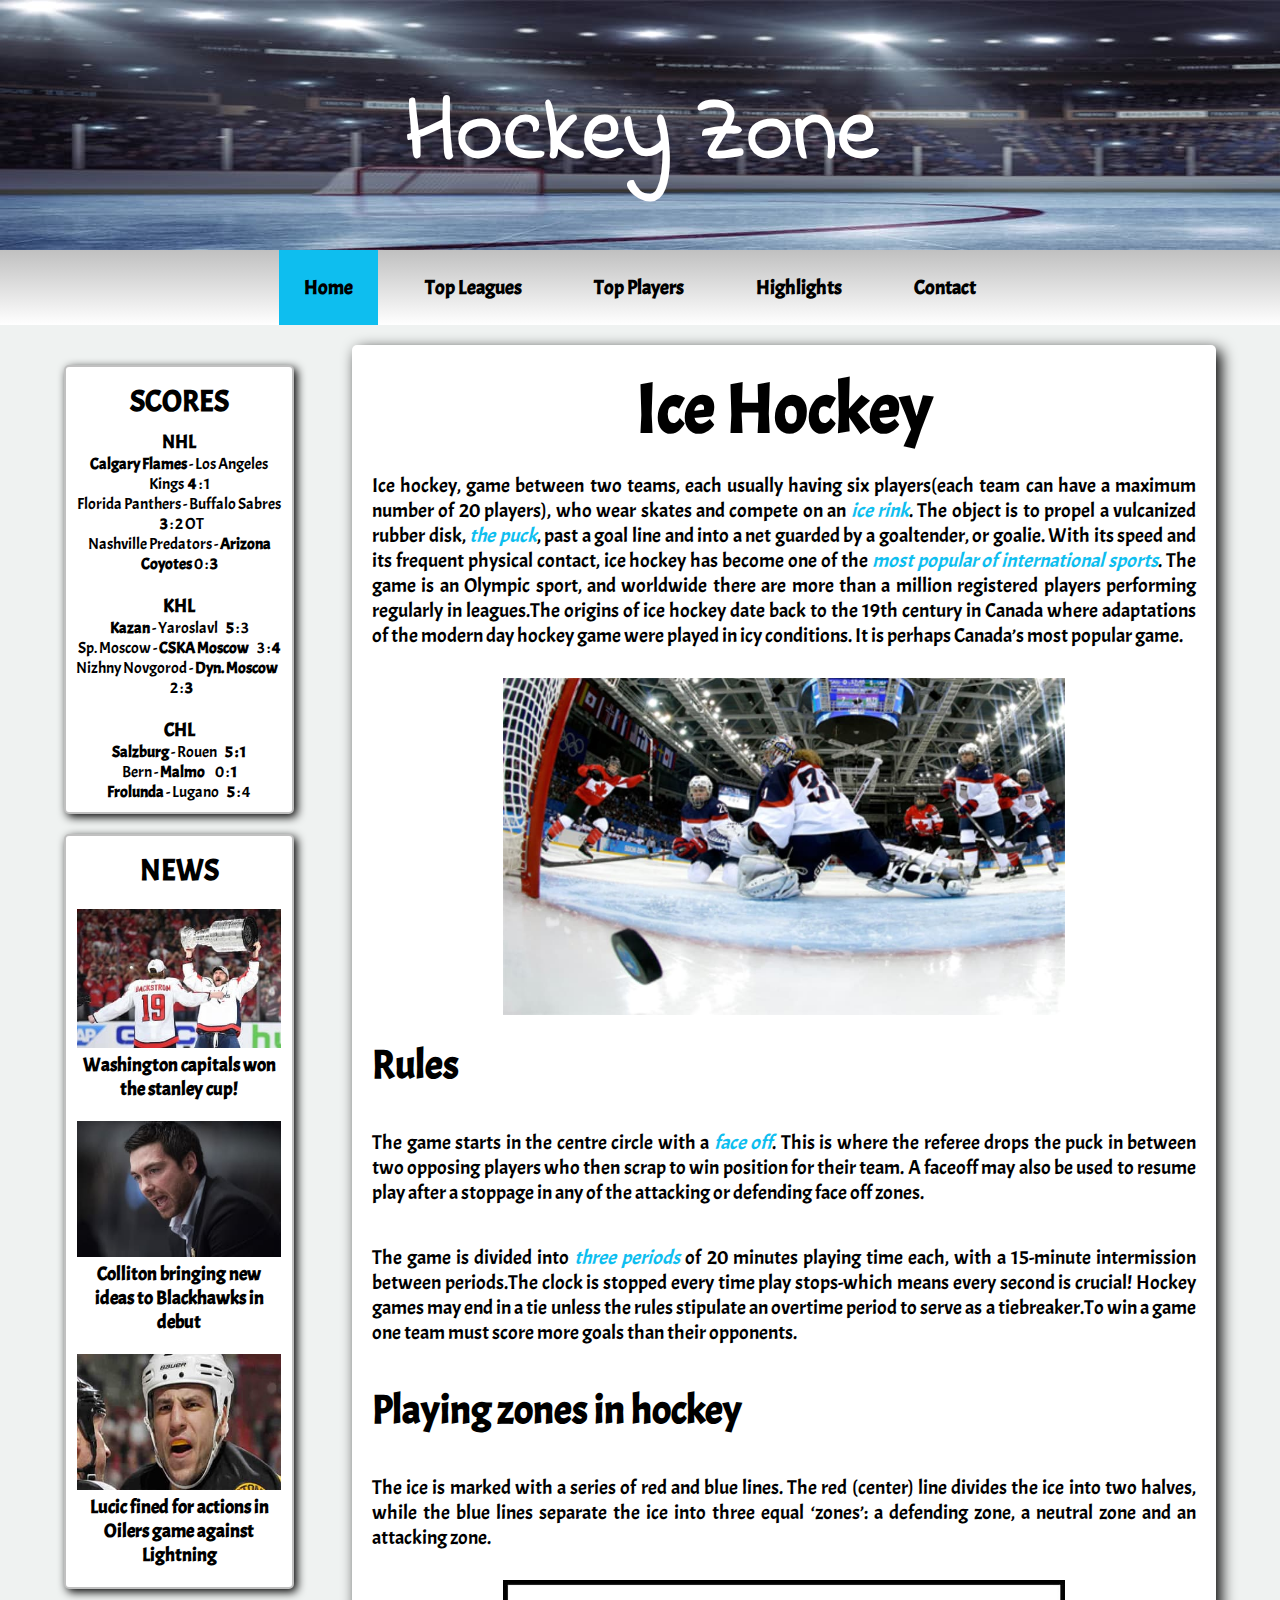
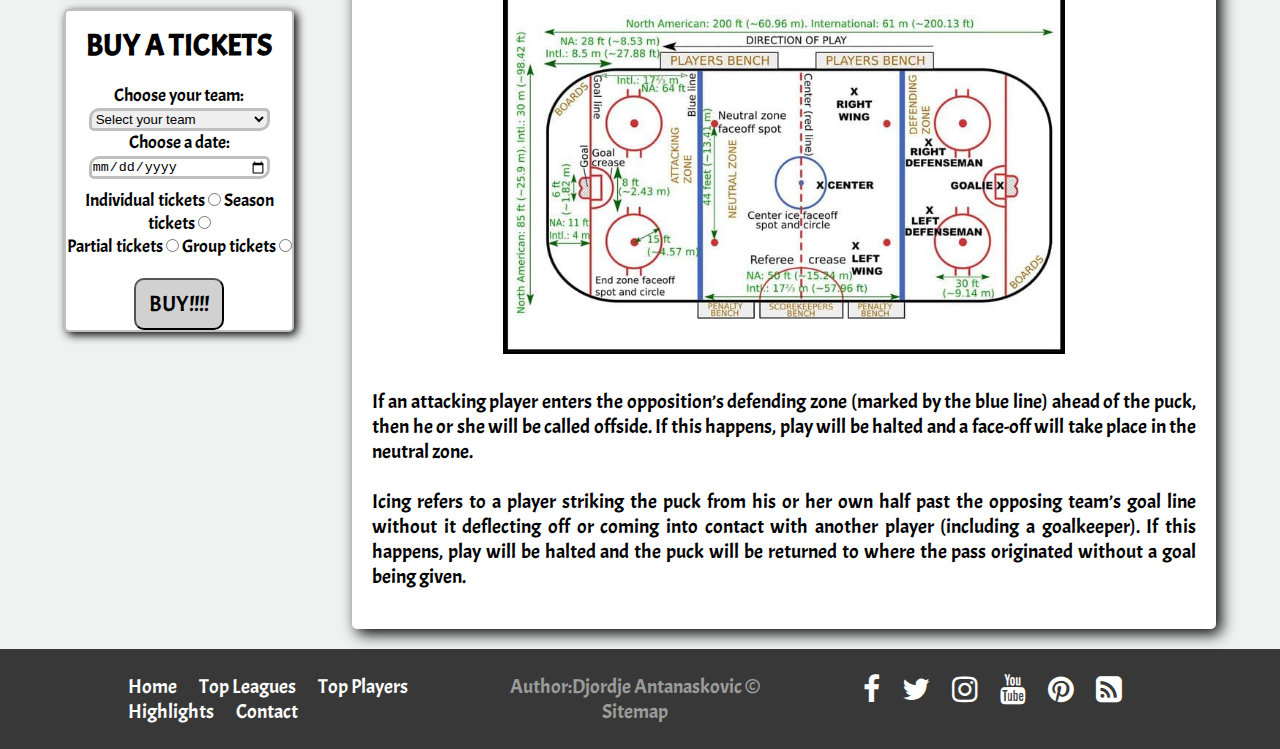
<file: index.html>
<!DOCTYPE html>
<html>
	<head>
		<title>Home | Hockey Zone</title>
		<meta name="viewport" content="width=device-width, initial-scale=1.0">
		<link rel="stylesheet" href="https://cdnjs.cloudflare.com/ajax/libs/font-awesome/4.7.0/css/font-awesome.min.css" />
		<link href="https://fonts.googleapis.com/css?family=Acme" rel="stylesheet" /> 
		<link rel="shortcut icon" href="images/ikonica.ico" />
		<meta charset="utf-8"/>
		<meta name="keywords" content="hockey,scores,puck,ice,zone" />
		<meta name="description" content="All about ice hockey.Read about history of hockey,get the latest news from all major leagues,buy tickets,watch scores and more..." />
		<link href="css/style.css" rel="stylesheet" type="text/css" />
		<link href="css/resposnsive.css" rel="stylesheet" type="text/css" />
	</head>
	<body>
		<div id="header">
			<div id="naslovna">
				<h1><a href="index.html" title="Hockey zone">Hockey Zone</a></h1>
			</div>
			<div id="nav">
				<ul>
					<li><a href="index.html" class="active" title="Home page">Home</a></li>
					<li><a href="leagues.html" title="Best leagues">Top Leagues</a></li>
					<li><a href="players.html" title="Best players">Top Players</a></li>
					<li><a href="highlights.html" title="Matchs highlights">Highlights</a></li>
					<li><a href="contact.html" title="Contact us">Contact</a></li>
				</ul>
			</div>
		</div>
		<div id="sadrzaj">
			<div id="levo">
				<div class="aside">
					<div id="rezultati">
						<h2>Scores</h2>
						<div class="rezultat">
							<h3>NHL</h3>
							<p><span class="bold">Calgary Flames</span> - Los Angeles Kings   &nbsp;<span class="bold">4</span> : 1 </p>
							<p>Florida Panthers  - Buffalo Sabres &nbsp; &nbsp;<span class="bold">3</span> : 2  OT</p>
							<p>Nashville Predators - <span class="bold">Arizona Coyotes</span> 0 :<span class="bold"> 3</span> </p>
						</div>
						<div class="rezultat">
							<h3>KHL</h3>
							<p><span class="bold">Kazan</span> - Yaroslavl  &nbsp; &nbsp;<span class="bold">5</span> : 3</p>
							<p>Sp. Moscow -<span class="bold"> CSKA Moscow</span>  &nbsp; &nbsp;3 : <span class="bold">4</span> </p>
							<p>Nizhny Novgorod -<span class="bold"> Dyn. Moscow</span>  &nbsp; &nbsp; 2 :<span class="bold"> 3</span> </p>
						</div>
						<div class="rezultat">
							<h3>CHL</h3>
							<p><span class="bold">Salzburg</span> - Rouen  &nbsp; &nbsp;<span class="bold">5 : 1</span> </p>
							<p>Bern - <span class="bold">Malmo</span> &nbsp; &nbsp 0 : <span class="bold">1</span> </p>
							<p><span class="bold">Frolunda</span> - Lugano  &nbsp; &nbsp;<span class="bold">5</span> : 4</p>
						</div>
					</div>
				</div>
			 <div class="aside">
				<h2>News</h2>
		  <div class="vesti">
			 <img src="images/news1.jpg"  alt="Washington Capitals champions" />
			<h3><a href="vesti.html#1">Washington capitals won the stanley cup!</a></h3>
		  </div>
		  <div class="vesti">
			<img src="images/news2.jpg"  alt="New coach" />
			<h3><a href="vesti.html#2">Colliton bringing new ideas to Blackhawks in debut</a></h3>
		  </div>
		  <div class="vesti">
			 <img src="images/news3.jpg" alt="Penatly for Oilers" />
			<h3><a href="vesti.html#3">Lucic fined for actions in Oilers game against Lightning</a></h3>
		  </div>
		 </div>
		 <div class="aside">
			<h2>Buy a Tickets</h2>
			<form action="" method="">
				<label for="team">Choose your team:</label><br/>
				<select id="team" name="team">
					<option value="0">Select your team</option>
					<option value="usa">USA</option>
					<option value="rus">Rusia</option>
					<option value="swe">Sweden</option>
					<option value="fin">Finland</option>
					<option value="swi">Switzerland</option>
					<option value="can">Canada</option>
					<option value="nor">Norway</option>
				</select><br/>
				<label for="date">Choose a date:</label><br/>
				<input type="date" id="date" name="date" /><br/>
				Individual tickets <input type="radio" name="tickets" id="indtickets"/>
				Season tickets <input type="radio" name="tickets" id="seasontickets"/><br/>
				Partial tickets <input type="radio" name="tickets" id="partickets"/>
				Group tickets <input type="radio" name="tickets" id="grouptickets"/><br/>
				<input type="submit" class="dugme" name="dugme" value="BUY!!!!" />
			</form>
		 </div>
		</div>
			<div id="tekst">
				 <h1>Ice Hockey</h1>
				 <p>Ice hockey, game between two teams, each usually having six players(each team can have a maximum number of 20 players), who wear skates and compete on an <span class="vazno">ice rink</span>. The object is to propel a vulcanized rubber disk, <span class="vazno">the puck</span>, past a goal line and into a net guarded by a goaltender, or goalie. With its speed and its frequent physical contact, ice hockey has become one of the <span class="vazno">most popular of international sports</span>. The game is an Olympic sport, and worldwide there are more than a million registered players performing regularly in leagues.The origins of ice hockey date back to the 19th century in Canada where adaptations of the modern day hockey game were played in icy conditions. It is perhaps Canada’s most popular game.</p>
				 <div class="slika">
					<img src="images/slikaPrva2.jpg" alt="Hockey game" />
				 </div>
				 <h2>Rules</h2>
				  <p>The game starts in the centre circle with a <span class="vazno">face off</span>. This is where the referee drops the puck in between two opposing players who then scrap to win position for their team. A faceoff may also be used to resume play after a stoppage in any of the attacking or defending face off zones.</p>
				  <p>The game is divided into <span class="vazno">three periods</span> of 20 minutes playing time each, with a 15-minute intermission between periods.The clock is stopped every time play stops-which means every second is crucial! Hockey games may end in a tie unless the rules stipulate an overtime period to serve as a tiebreaker.To win a game one team must score more goals than their opponents.</p>
				  <h2>Playing zones in hockey</h2>
				   <p>The ice is marked with a series of red and blue lines. The red (center) line divides the ice into two halves, while the blue lines separate the ice into three equal ‘zones’: a defending zone, a neutral zone and an attacking zone.</p>
				   <div class="slika">
						<img src="images/teren.jpg" alt="Hockey field" />
				   </div>
				   <p> If an attacking player enters the opposition’s defending zone (marked by the blue line) ahead of the puck, then he or she will be called offside. If this happens, play will be halted and a face-off will take place in the neutral zone. <br/><br/>
				   Icing refers to a player striking the puck from his or her own half past the opposing team’s goal line without it deflecting off or coming into contact with another player (including a goalkeeper). If this happens, play will be halted and the puck will be returned to where the pass originated without a goal being given.
				   </p>
			</div>
			<div class="cistac"></div>
		</div>
<div id="footer">
	<div id="footOkvir">
		<div class="navfoot">
		 <ul>
			<li><a href="index.html" title="Home page">Home</a></li>
			<li><a href="leagues.html" title="Best leagues">Top Leagues</a></li>
			<li><a href="players.html" title="Best players">Top Players</a></li>
			<li><a href="highlights.html" title="Matchs highlights">Highlights</a></li>
			<li><a href="kontakt.html" title="Contact us">Contact</a></li>
		 </ul>
		</div>
		<div class="navfoot">
			<p>Author:Djordje Antanaskovic &copy;</p>
			<p><a href="sitemap.xml">Sitemap</a></p>
		</div>
		<div class="navfoot desno">
		 <ul>
			<li><a href="https://www.facebook.com/"><i class="fa fa-facebook"></i></a></li>
			<li><a href="https://twitter.com/"><i class="fa fa-twitter"></i></a></li>
			<li><a href="https://www.instagram.com/"><i class="fa fa-instagram"></i></a></li>
			<li><a href="https://www.youtube.com/"><i class="fa fa-youtube"></i></a></li>
			<li><a href="https://www.pinterest.com/"><i class="fa fa-pinterest"></i></a></li>
			<li><a href="rss.xml"><i class="fa fa-rss-square"></i></a></li>
		 </ul>
		</div>
		<div class="cistac"></div>
 </div>
 </div>
 </body>
</html>
</file>
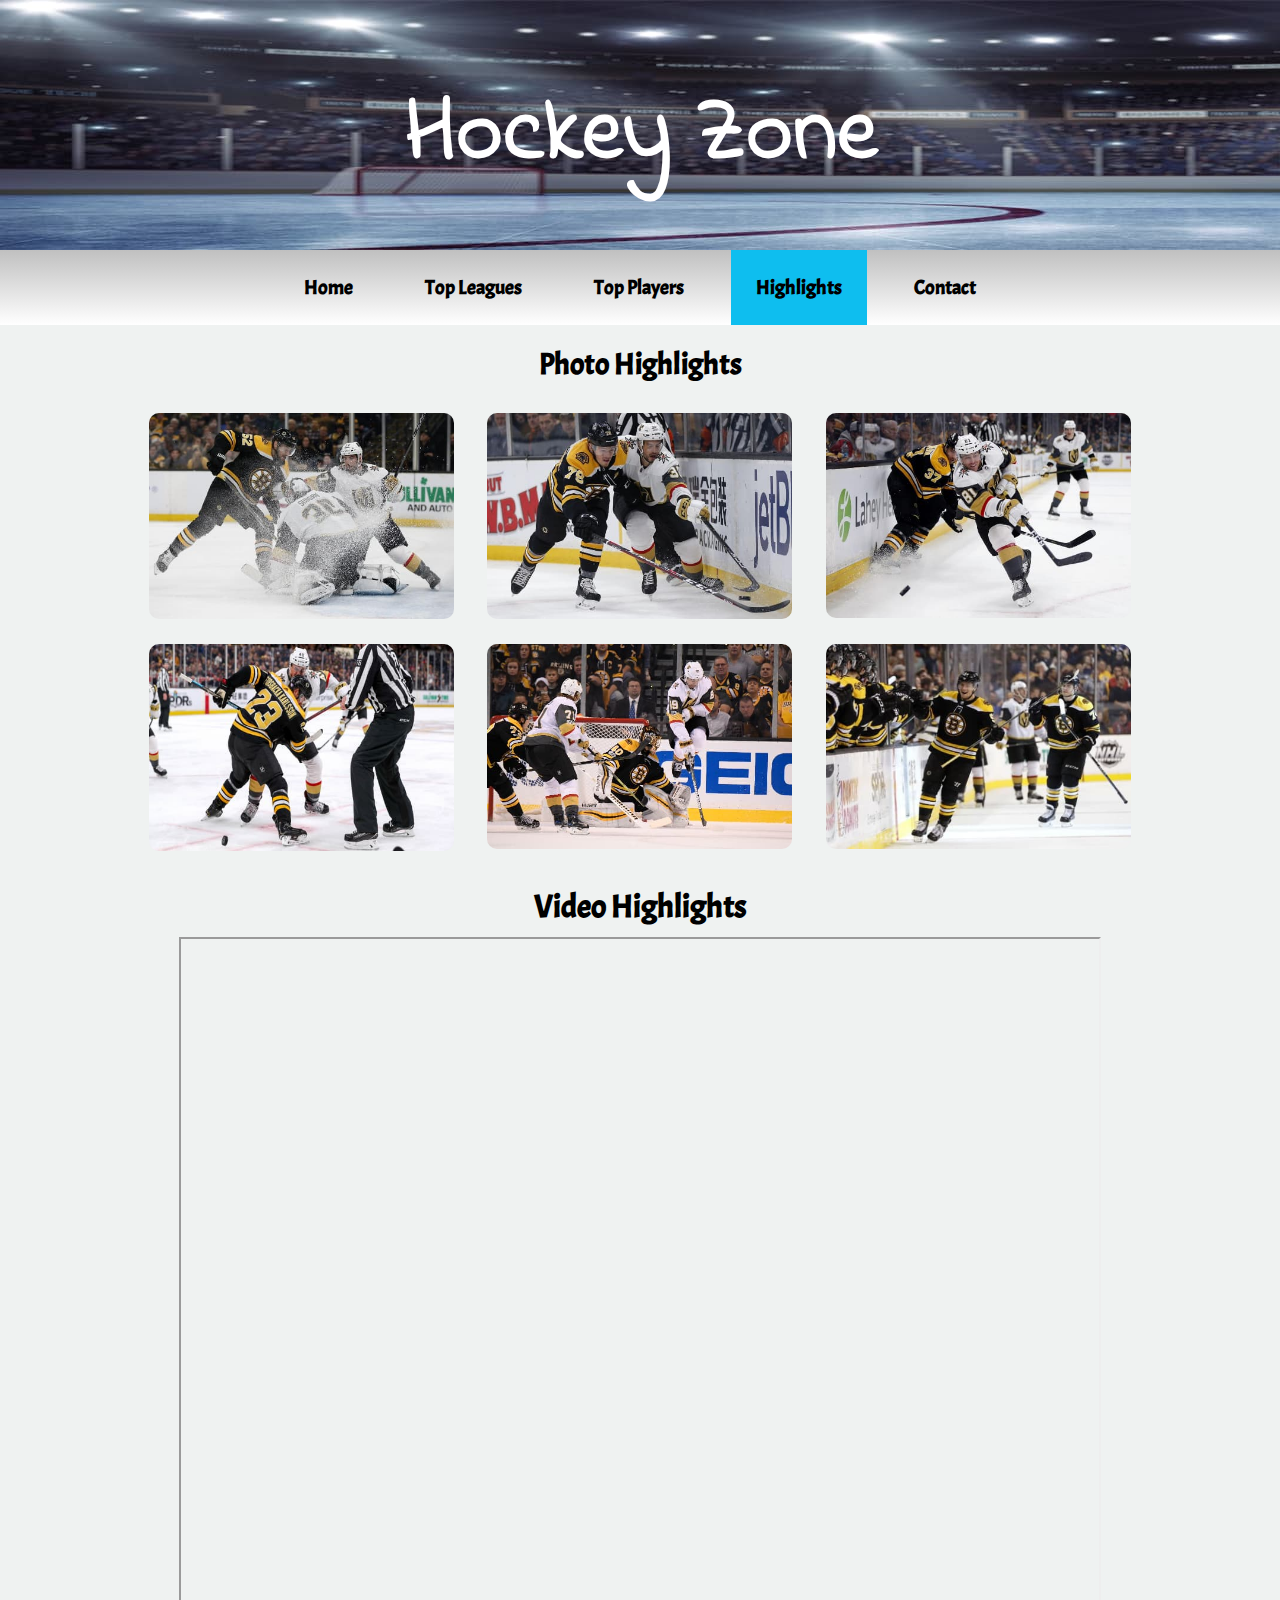
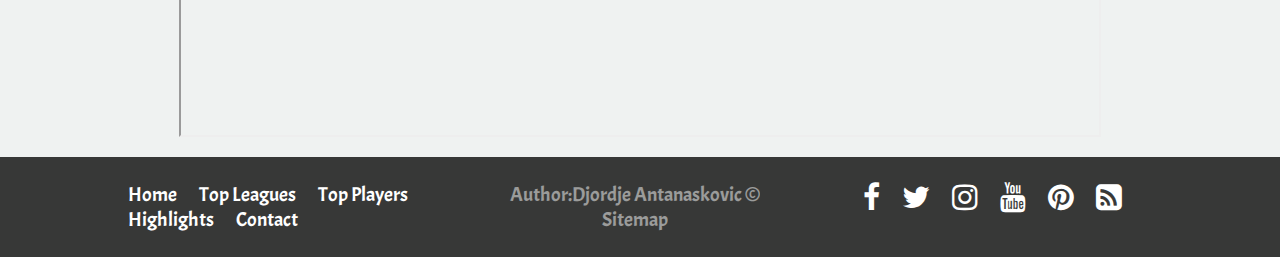
<file: highlights.html>
<!DOCTYPE html>
<html>
	<head>
		<title>Match Highlights | Hockey Zone</title>
		<link rel="stylesheet" href="https://cdnjs.cloudflare.com/ajax/libs/font-awesome/4.7.0/css/font-awesome.min.css" />
		<link href="https://fonts.googleapis.com/css?family=Acme" rel="stylesheet" /> 
		<link rel="shortcut icon" href="images/ikonica.ico" />
		<meta charset="utf-8"/>
		<link href="css/style.css" rel="stylesheet" type="text/css" />
		<link href="css/resposnsive.css" rel="stylesheet" type="text/css" />
		<meta name="viewport" content="width=device-width, initial-scale=1.0">
		<meta name="keywords" content="hockey,video,photo,highlights,ice," />
		<meta name="description" content="Watch photo and video highlights from latest hockey matchs" />
	</head>
	<body>
		<div id="header">
			<div id="naslovna">
				<h1><a href="index.html" title="Hockey zone">Hockey Zone</a></h1>
			</div>
			<div id="nav">
				<ul>
					<li><a href="index.html" title="Home page">Home</a></li>
					<li><a href="leagues.html" title="Best leagues">Top Leagues</a></li>
					<li><a href="players.html" title="Best players">Top Players</a></li>
					<li><a href="highlights.html" class="active" title="Matchs highlights">Highlights</a></li>
					<li><a href="contact.html" title="Contact us">Contact</a></li>
				</ul>
			</div>
		</div>
		<div id="sadrzaj">
			<h2>Photo Highlights</h2>
			<div class="highlights">
				<div class="high">
					<img src="images/highlights 1.jpg" alt="Picture 1" />
					<div class="folija">
						<a href="https://bloximages.chicago2.vip.townnews.com/thesunchronicle.com/content/tncms/assets/v3/editorial/0/53/053e6e4b-7513-56d1-a7d7-72eae0f453cb/5be8f0c2894e2.image.jpg?resize=1200%2C800">Click for bigger picture</a>
					</div>
				</div>
				<div class="high">
					<img src="images/highlights 2.jpg" alt="Picture 2" />
					<div class="folija">
						<a href="images/highlights 2.jpg">Click for bigger picture</a>
					</div>
				</div>
				<div class="high">
					<img src="images/highlights 3.jpg" alt="Picture 3" />
					<div class="folija">
						<a href="https://bloximages.chicago2.vip.townnews.com/thesunchronicle.com/content/tncms/assets/v3/editorial/d/e3/de3182b0-c85f-5c45-a59e-12137bff60d0/5be8f0c34c861.image.jpg?resize=1200%2C800">Click for bigger picture</a>
					</div>
				</div>
				<div class="high">
					<img src="images/highlights 4.jpg" alt="Picture 4" />
					<div class="folija">
						<a href="https://nesncom.files.wordpress.com/2018/11/jfk.jpg">Click for bigger picture</a>
					</div>
				</div>
				<div class="high">
					<img src="images/highlights 5.jpg" alt="Picture 5" />
					<div class="folija">
						<a href="https://imagesvc.timeincapp.com/v3/fan/image?url=https://causewaycrowd.com/wp-content/uploads/getty-images/2017/11/869922190-vegas-golden-knights-v-boston-bruins.jpg.jpg&">Click for bigger picture</a>
					</div>
				</div>
				<div class="high ">
					<img src="images/highlights 6.jpg" alt="Picture 6" />
					<div class="folija">
						<a href="https://bloximages.chicago2.vip.townnews.com/homenewshere.com/content/tncms/assets/v3/editorial/7/65/7655f3d2-c0af-11e7-8740-7b813fc0deb8/59fc919273233.image.jpg?resize=1200%2C863">Click for bigger picture</a>
					</div>
				</div>
			</div>
			<h1>Video Highlights</h1>
				<div id="video">
					<iframe src="https://www.youtube.com/embed/uVl2YTcgbmw"  allow="accelerometer; autoplay; encrypted-media; gyroscope; picture-in-picture" allowfullscreen></iframe>
				</div>
		</div>
<div id="footer">
	<div id="footOkvir">
		<div class="navfoot">
		 <ul>
			<li><a href="index.html">Home</a></li>
			<li><a href="leagues.html" title="Best leagues">Top Leagues</a></li>
			<li><a href="players.html" title="Best players">Top Players</a></li>
			<li><a href="highlights.html" title="Matchs highlights">Highlights</a></li>
			<li><a href="contact.html" title="Contact us">Contact</a></li>
		 </ul>
		</div>
		<div class="navfoot">
			<p>Author:Djordje Antanaskovic &copy;</p>
			<p><a href="sitemap.xml">Sitemap</a></p>
		</div>
		<div class="navfoot desno">
		 <ul>
			<li><a href="https://www.facebook.com/"><i class="fa fa-facebook"></i></a></li>
			<li><a href="https://twitter.com/"><i class="fa fa-twitter"></i></a></li>
			<li><a href="https://www.instagram.com/"><i class="fa fa-instagram"></i></a></li>
			<li><a href="https://www.youtube.com/"><i class="fa fa-youtube"></i></a></li>
			<li><a href="https://www.pinterest.com/"><i class="fa fa-pinterest"></i></a></li>
			<li><a href="rss.xml"><i class="fa fa-rss-square"></i></a></li>
		 </ul>
		</div>
		<div class="cistac"></div>
 </div>
 </div>
 </body>
</html>
</file>
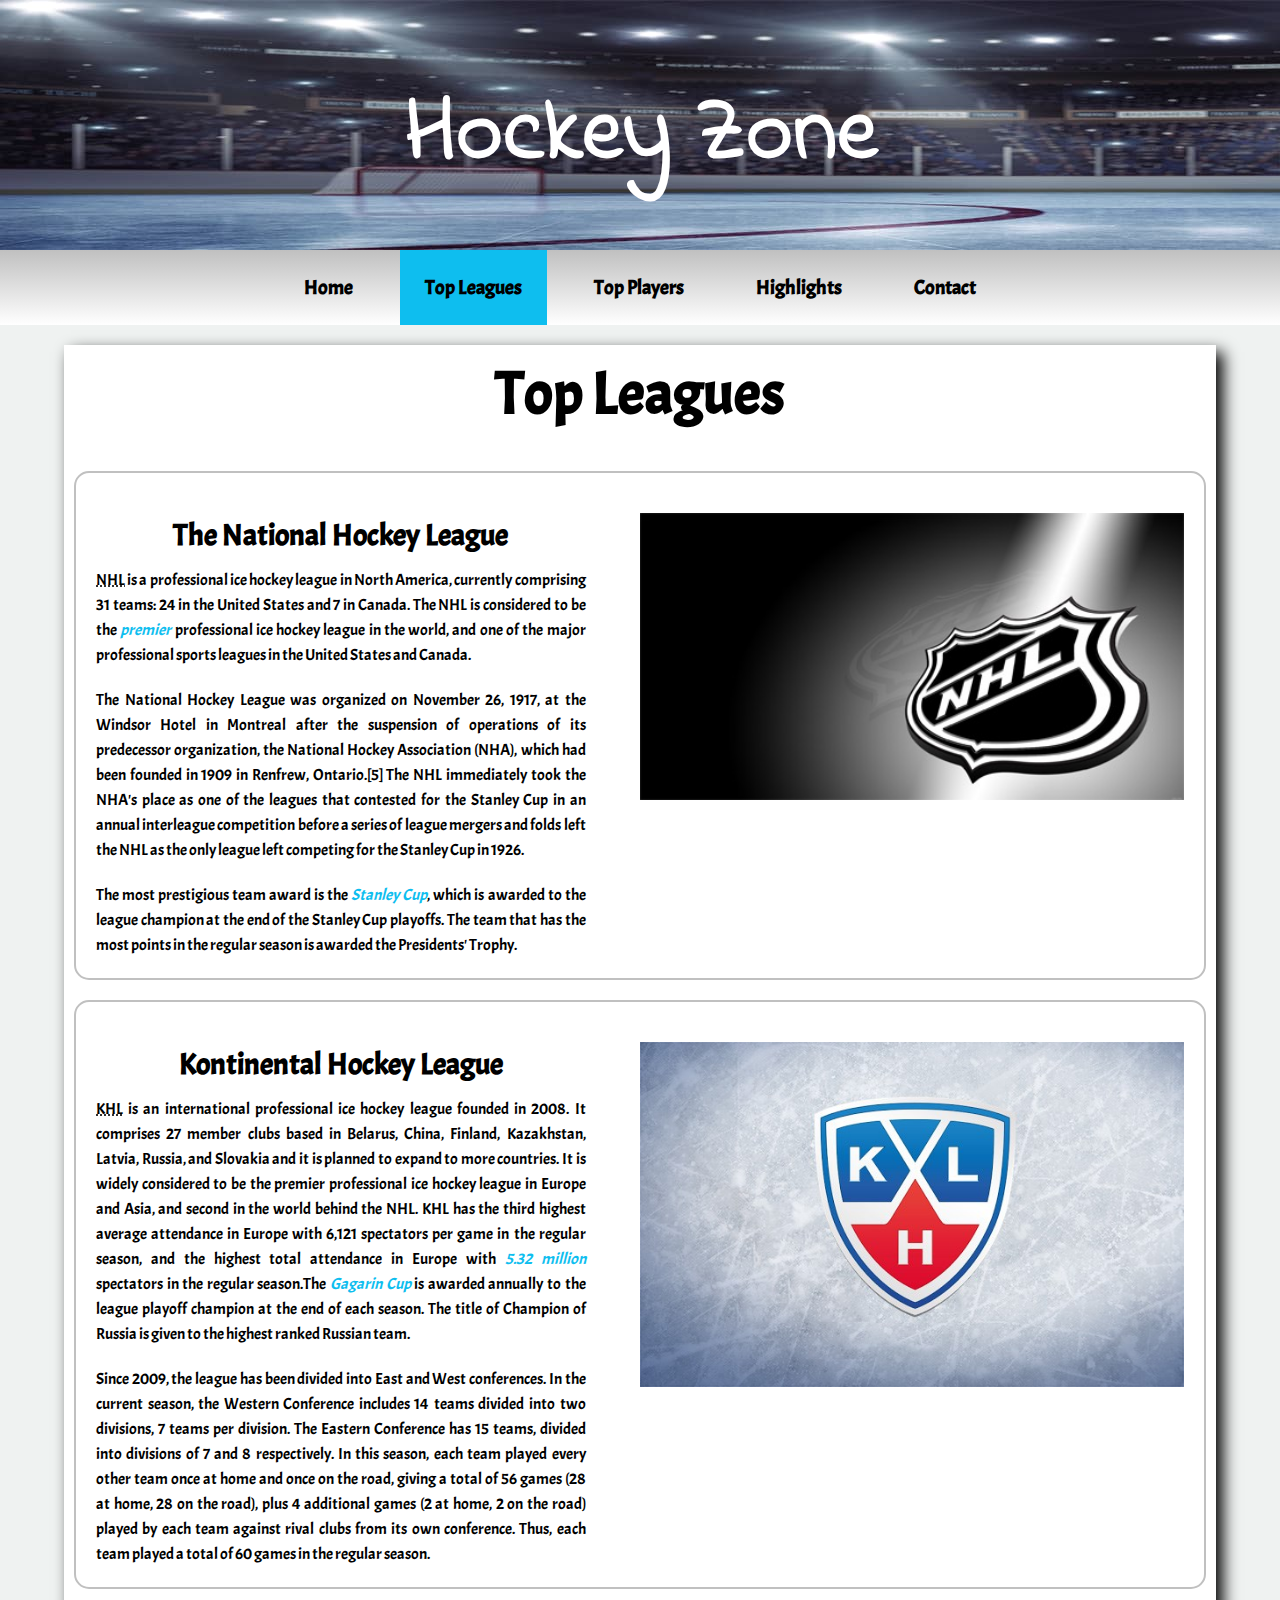
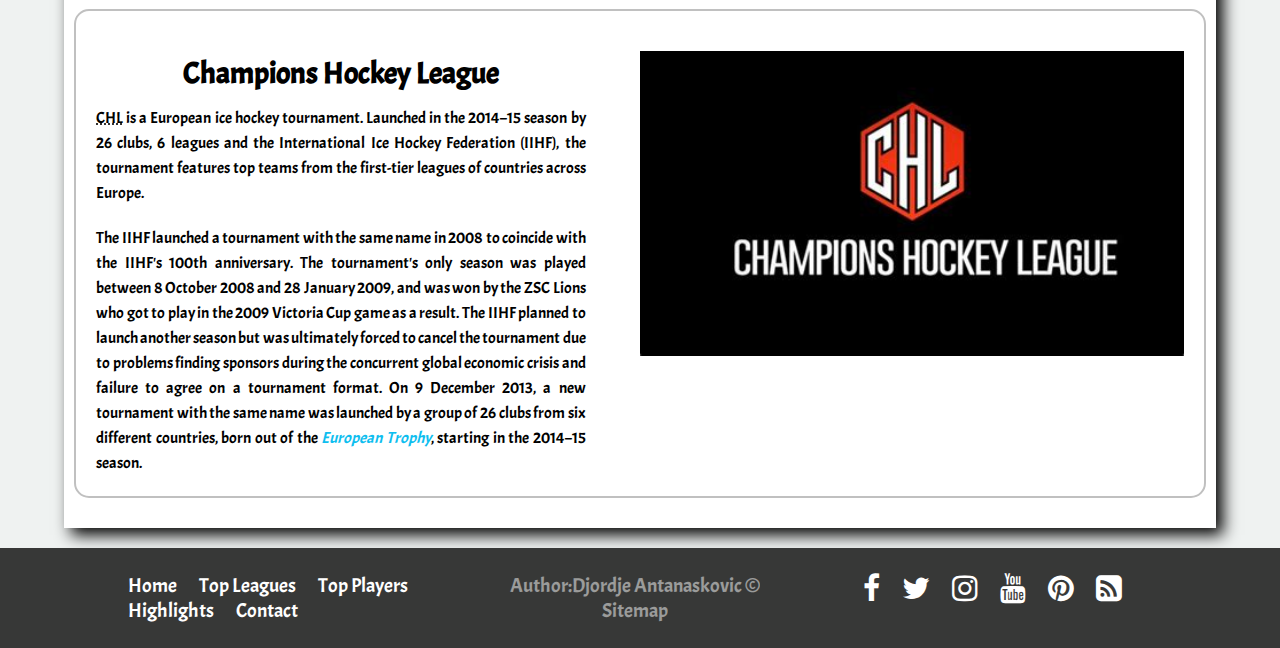
<file: leagues.html>
<!DOCTYPE html>
<html>
 <head>
  <title>Best Leagues | Hockey Zone</title>
	<meta name="viewport" content="width=device-width, initial-scale=1.0">
   <link rel="stylesheet" href="https://cdnjs.cloudflare.com/ajax/libs/font-awesome/4.7.0/css/font-awesome.min.css" />
   <link href="https://fonts.googleapis.com/css?family=Acme" rel="stylesheet" /> 
   <link rel="shortcut icon" href="images/ikonica.ico" />
  <link href="css/style.css" rel="stylesheet" type="text/css" />
  <link href="css/resposnsive.css" rel="stylesheet" type="text/css" />
  <meta charset="utf-8"/>
  <meta name="keywords" content="hockey,NHL,KHL,CHL,league,puck,ice," />
  <meta name="description" content="All about best hockey leagues in the world.NHL,KHL,CHL" />
 </head>
 <body>
  <div id="header">
    <div id="naslovna">
	 <h1><a href="index.html" title="Hockey zone">Hockey Zone</a></h1>
	</div>
	<div id="nav">
	 <ul>
	  <li><a href="index.html" title="Home page">Home</a></li>
      <li><a href="leagues.html" class="active" title="Best leagues">Top Leagues</a></li>
	  <li><a href="players.html" title="Best players">Top Players</a></li>
	  <li><a href="highlights.html" title="Matchs highlights">Highlights</a></li>
	  <li><a href="contact.html" title="Contact us">Contact</a></li>
	 </ul>
	</div>
  </div>
 <div id="sadrzaj">
	<div id="leagues">
		<h1>Top Leagues</h1>
		<div class="league">
			<div class="ligatekst">
			<h2>The National Hockey League</h2>
			<p><abbr title="The National Hockey League">NHL</abbr> is a professional ice hockey league in North America, currently comprising 31 teams: 24 in the United States and 7 in Canada. The NHL is considered to be the <span class="vazno">premier</span> professional ice hockey league in the world, and one of the major professional sports leagues in the United States and Canada.</p>
			<p>The National Hockey League was organized on November 26, 1917, at the Windsor Hotel in Montreal after the suspension of operations of its predecessor organization, the National Hockey Association (NHA), which had been founded in 1909 in Renfrew, Ontario.[5] The NHL immediately took the NHA's place as one of the leagues that contested for the Stanley Cup in an annual interleague competition before a series of league mergers and folds left the NHL as the only league left competing for the Stanley Cup in 1926. </p>
			<p>The most prestigious team award is the  <span class="vazno">Stanley Cup</span>, which is awarded to the league champion at the end of the Stanley Cup playoffs. The team that has the most points in the regular season is awarded the Presidents' Trophy.</p>
			</div>
			<div class="ligaslika"><img src="images/nhl.jpg" alt="NHL" /></div>
			<div class="cistac"></div>
		</div>
		<div class="league">
			<div class="ligatekst">
			<h2>Kontinental Hockey League</h2>
			<p><abbr title="Kontinental Hockey League">KHL</abbr> is an international professional ice hockey league founded in 2008. It comprises 27 member clubs based in Belarus, China, Finland, Kazakhstan, Latvia, Russia, and Slovakia and it is planned to expand to more countries. It is widely considered to be the premier professional ice hockey league in Europe and Asia, and second in the world behind the NHL. KHL has the third highest average attendance in Europe with 6,121 spectators per game in the regular season, and the highest total attendance in Europe with  <span class="vazno">5.32 million</span> spectators in the regular season.The  <span class="vazno">Gagarin Cup</span> is awarded annually to the league playoff champion at the end of each season. The title of Champion of Russia is given to the highest ranked Russian team.</p>
			<p>Since 2009, the league has been divided into East and West conferences. In the current season, the Western Conference includes 14 teams divided into two divisions, 7 teams per division. The Eastern Conference has 15 teams, divided into divisions of 7 and 8 respectively. In this season, each team played every other team once at home and once on the road, giving a total of 56 games (28 at home, 28 on the road), plus 4 additional games (2 at home, 2 on the road) played by each team against rival clubs from its own conference. Thus, each team played a total of 60 games in the regular season.</p>
			</div>
			<div class="ligaslika"><img src="images/khl.jpg" alt="KHL" /></div>
			<div class="cistac"></div>
		</div>
		<div class="league">
			<div class="ligatekst">
			<h2>Champions Hockey League</h2>
			<p><abbr title="Champions Hockey League">CHL</abbr> is a European ice hockey tournament. Launched in the 2014–15 season by 26 clubs, 6 leagues and the International Ice Hockey Federation (IIHF), the tournament features top teams from the first-tier leagues of countries across Europe.</p>
			<p>The IIHF launched a tournament with the same name in 2008 to coincide with the IIHF's 100th anniversary. The tournament's only season was played between 8 October 2008 and 28 January 2009, and was won by the ZSC Lions who got to play in the 2009 Victoria Cup game as a result. The IIHF planned to launch another season but was ultimately forced to cancel the tournament due to problems finding sponsors during the concurrent global economic crisis and failure to agree on a tournament format. On 9 December 2013, a new tournament with the same name was launched by a group of 26 clubs from six different countries, born out of the  <span class="vazno">European Trophy</span>, starting in the 2014–15 season.</p>
			</div>
			<div class="ligaslika"><img src="images/chl.jpg" alt="CHL" /></div>
			<div class="cistac"></div>
		</div>
	</div>
 </div>
  <div id="footer">
	<div id="footOkvir">
		<div class="navfoot">
		 <ul>
			<li><a href="index.html" title="Home page">Home</a></li>
			<li><a href="leagues.html" title="Best leagues">Top Leagues</a></li>
			<li><a href="players.html" title="Best players">Top Players</a></li>
			<li><a href="highlights.html" title="Matchs highlights">Highlights</a></li>
			<li><a href="contact.html" title="Contact us">Contact</a></li>
		 </ul>
		</div>
		<div class="navfoot">
			<p>Author:Djordje Antanaskovic &copy;</p>
			<p><a href="sitemap.xml">Sitemap</a></p>
		</div>
		<div class="navfoot desno">
		 <ul>
			<li><a href="https://www.facebook.com/"><i class="fa fa-facebook"></i></a></li>
			<li><a href="https://twitter.com/"><i class="fa fa-twitter"></i></a></li>
			<li><a href="https://www.instagram.com/"><i class="fa fa-instagram"></i></a></li>
			<li><a href="https://www.youtube.com/"><i class="fa fa-youtube"></i></a></li>
			<li><a href="https://www.pinterest.com/"><i class="fa fa-pinterest"></i></a></li>
			<li><a href="rss.xml"><i class="fa fa-rss-square"></i></a></li>
		 </ul>
		</div>
		<div class="cistac"></div>
 </div>
 </div>
 </body>
</html>
</file>
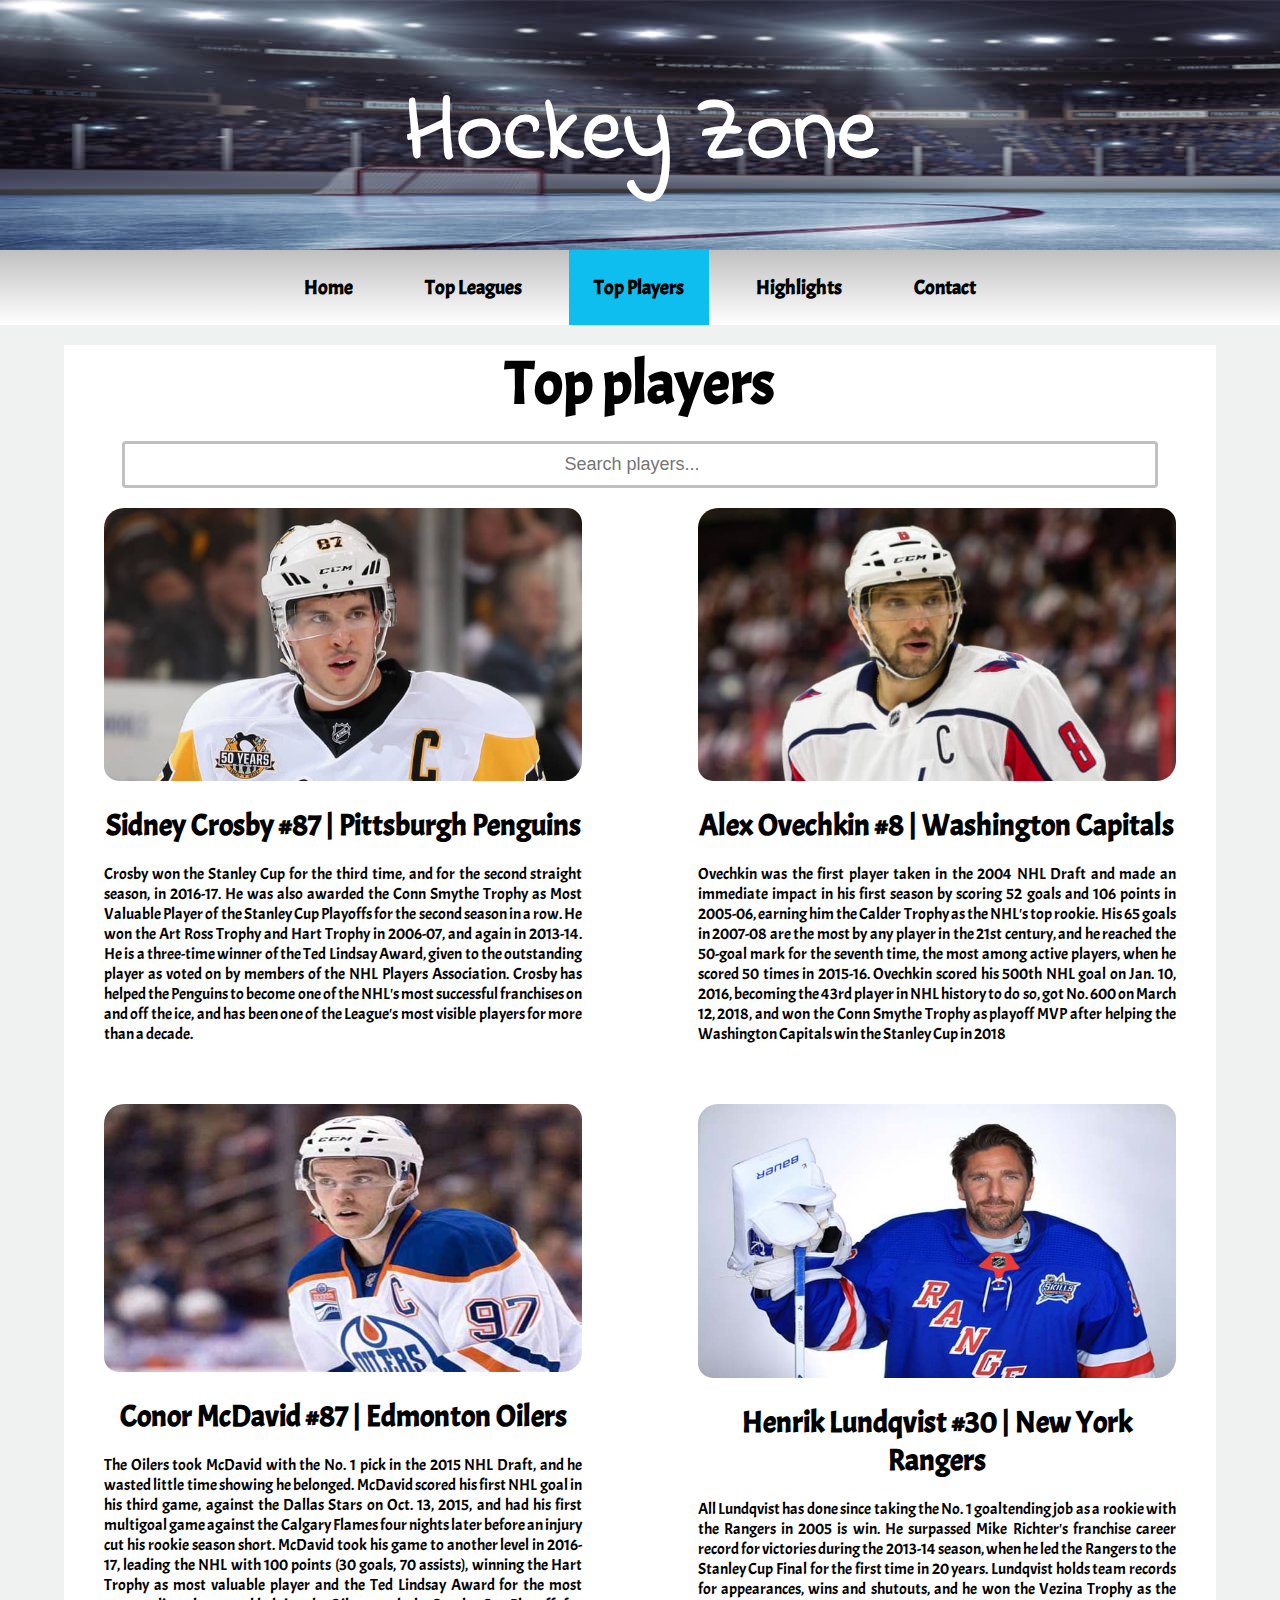
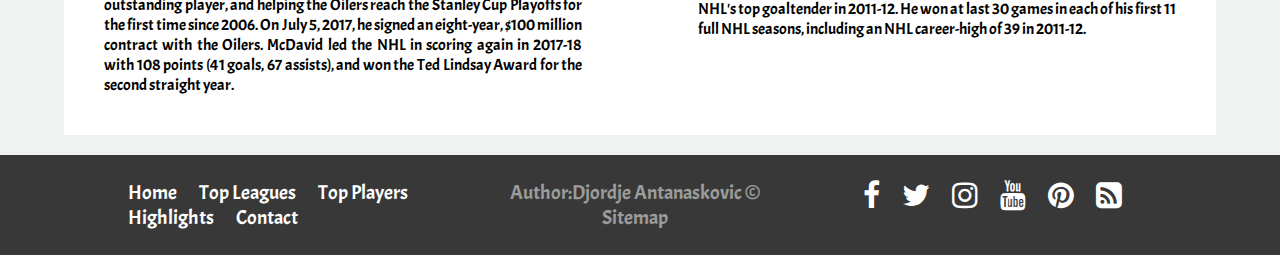
<file: players.html>
<!DOCTYPE html>
<html>
	<head>
		<title>Best players | Hockey Zone</title>
		<link rel="stylesheet" href="https://cdnjs.cloudflare.com/ajax/libs/font-awesome/4.7.0/css/font-awesome.min.css" />
		<link href="https://fonts.googleapis.com/css?family=Acme" rel="stylesheet" /> 
		<link rel="shortcut icon" href="images/ikonica.ico" />
		<meta name="keywords" content="hockey,NHL,season,trophy,players,ice," />
		<meta name="description" content="Get all about best hockey players and search yours players" />
		<meta charset="utf-8"/>
		<link href="css/style.css" rel="stylesheet" type="text/css" />
		<link href="css/resposnsive.css" rel="stylesheet" type="text/css" />
		<meta name="viewport" content="width=device-width, initial-scale=1.0">
	</head>
	<body>
		<div id="header">
			<div id="naslovna">
				<h1><a href="index.html" title="Hockey zone">Hockey Zone</a></h1>
			</div>
			<div id="nav">
				<ul>
					<li><a href="index.html" title="Home page">Home</a></li>
					<li><a href="leagues.html" title="Best leagues">Top Leagues</a></li>
					<li><a href="players.html" class="active" title="Best players">Top Players</a></li>
					<li><a href="highlights.html" title="Matchs highlights">Highlights</a></li>
					<li><a href="contact.html" title="Contact us">Contact</a></li>
				</ul>
			</div>
		</div>
		<div id="sadrzaj">
			<div id="topPlayers">
				<h1>Top players</h1>
				<form action="" method="">
				<input type="search" id="search" name="search" placeholder="Search players..." />
			</form>
			</div>
			<div id="igraci">
			<div class="oIgracu">
				<img src="images/player1.jpg" alt="Sidney Crosby" />
				<h2>Sidney Crosby #87 &vert; Pittsburgh Penguins</h2>
				<p>Crosby won the Stanley Cup for the third time, and for the second straight season, in 2016-17. He was also awarded the Conn Smythe Trophy as Most Valuable Player of the Stanley Cup Playoffs for the second season in a row. He won the Art Ross Trophy and Hart Trophy in 2006-07, and again in 2013-14. He is a three-time winner of the Ted Lindsay Award, given to the outstanding player as voted on by members of the NHL Players Association. Crosby has helped the Penguins to become one of the NHL's most successful franchises on and off the ice, and has been one of the League's most visible players for more than a decade.</p>
			</div>
			<div class="oIgracu desni">
				<img src="images/player2.jpg" alt="Alex Ovechkin" />
				<h2>Alex Ovechkin #8 &vert; Washington Capitals</h2>
				<p>Ovechkin was the first player taken in the 2004 NHL Draft and made an immediate impact in his first season by scoring 52 goals and 106 points in 2005-06, earning him the Calder Trophy as the NHL's top rookie. His 65 goals in 2007-08 are the most by any player in the 21st century, and he reached the 50-goal mark for the seventh time, the most among active players, when he scored 50 times in 2015-16. Ovechkin scored his 500th NHL goal on Jan. 10, 2016, becoming the 43rd player in NHL history to do so, got No. 600 on March 12, 2018, and won the Conn Smythe Trophy as playoff MVP after helping the Washington Capitals win the Stanley Cup in 2018</p>
			</div>
			<div class="oIgracu">
				<img src="images/player3.jpg" alt="Sidney Crosby" />
				<h2>Conor McDavid #87 &vert; Edmonton Oilers</h2>
				<p>The Oilers took McDavid with the No. 1 pick in the 2015 NHL Draft, and he wasted little time showing he belonged. McDavid scored his first NHL goal in his third game, against the Dallas Stars on Oct. 13, 2015, and had his first multigoal game against the Calgary Flames four nights later before an injury cut his rookie season short. McDavid took his game to another level in 2016-17, leading the NHL with 100 points (30 goals, 70 assists), winning the Hart Trophy as most valuable player and the Ted Lindsay Award for the most outstanding player, and helping the Oilers reach the Stanley Cup Playoffs for the first time since 2006. On July 5, 2017, he signed an eight-year, $100 million contract with the Oilers. McDavid led the NHL in scoring again in 2017-18 with 108 points (41 goals, 67 assists), and won the Ted Lindsay Award for the second straight year.</p>
			</div>
			<div class="oIgracu desni">
				<img src="images/player4.jpg" alt="Henrik Lundqvist" />
				<h2>Henrik Lundqvist #30 &vert; New York Rangers</h2>
				<p>All Lundqvist has done since taking the No. 1 goaltending job as a rookie with the Rangers in 2005 is win. He surpassed Mike Richter's franchise career record for victories during the 2013-14 season, when he led the Rangers to the Stanley Cup Final for the first time in 20 years. Lundqvist holds team records for appearances, wins and shutouts, and he won the Vezina Trophy as the NHL's top goaltender in 2011-12. He won at last 30 games in each of his first 11 full NHL seasons, including an NHL career-high of 39 in 2011-12.</p>
			</div>
			<div class="cistac"></div>
			</div>
		</div>
  <div id="footer">
	<div id="footOkvir">
		<div class="navfoot">
		 <ul>
			<li><a href="index.html" >Home</a></li>
			<li><a href="leagues.html" title="Best leagues">Top Leagues</a></li>
			<li><a href="players.html" title="Best players">Top Players</a></li>
			<li><a href="highlights.html" title="Matchs highlights">Highlights</a></li>
			<li><a href="contact.html" title="Contact us">Contact</a></li>
		 </ul>
		</div>
		<div class="navfoot">
			<p>Author:Djordje Antanaskovic &copy;</p>
			<p><a href="sitemap.xml">Sitemap</a></p>
		</div>
		<div class="navfoot desno">
		 <ul>
			<li><a href="https://www.facebook.com/"><i class="fa fa-facebook"></i></a></li>
			<li><a href="https://twitter.com/"><i class="fa fa-twitter"></i></a></li>
			<li><a href="https://www.instagram.com/"><i class="fa fa-instagram"></i></a></li>
			<li><a href="https://www.youtube.com/"><i class="fa fa-youtube"></i></a></li>
			<li><a href="https://www.pinterest.com/"><i class="fa fa-pinterest"></i></a></li>
			<li><a href="rss.xml"><i class="fa fa-rss-square"></i></a></li>
		 </ul>
		</div>
		<div class="cistac"></div>
 </div>
 </div>
 </body>
</html>
</file>
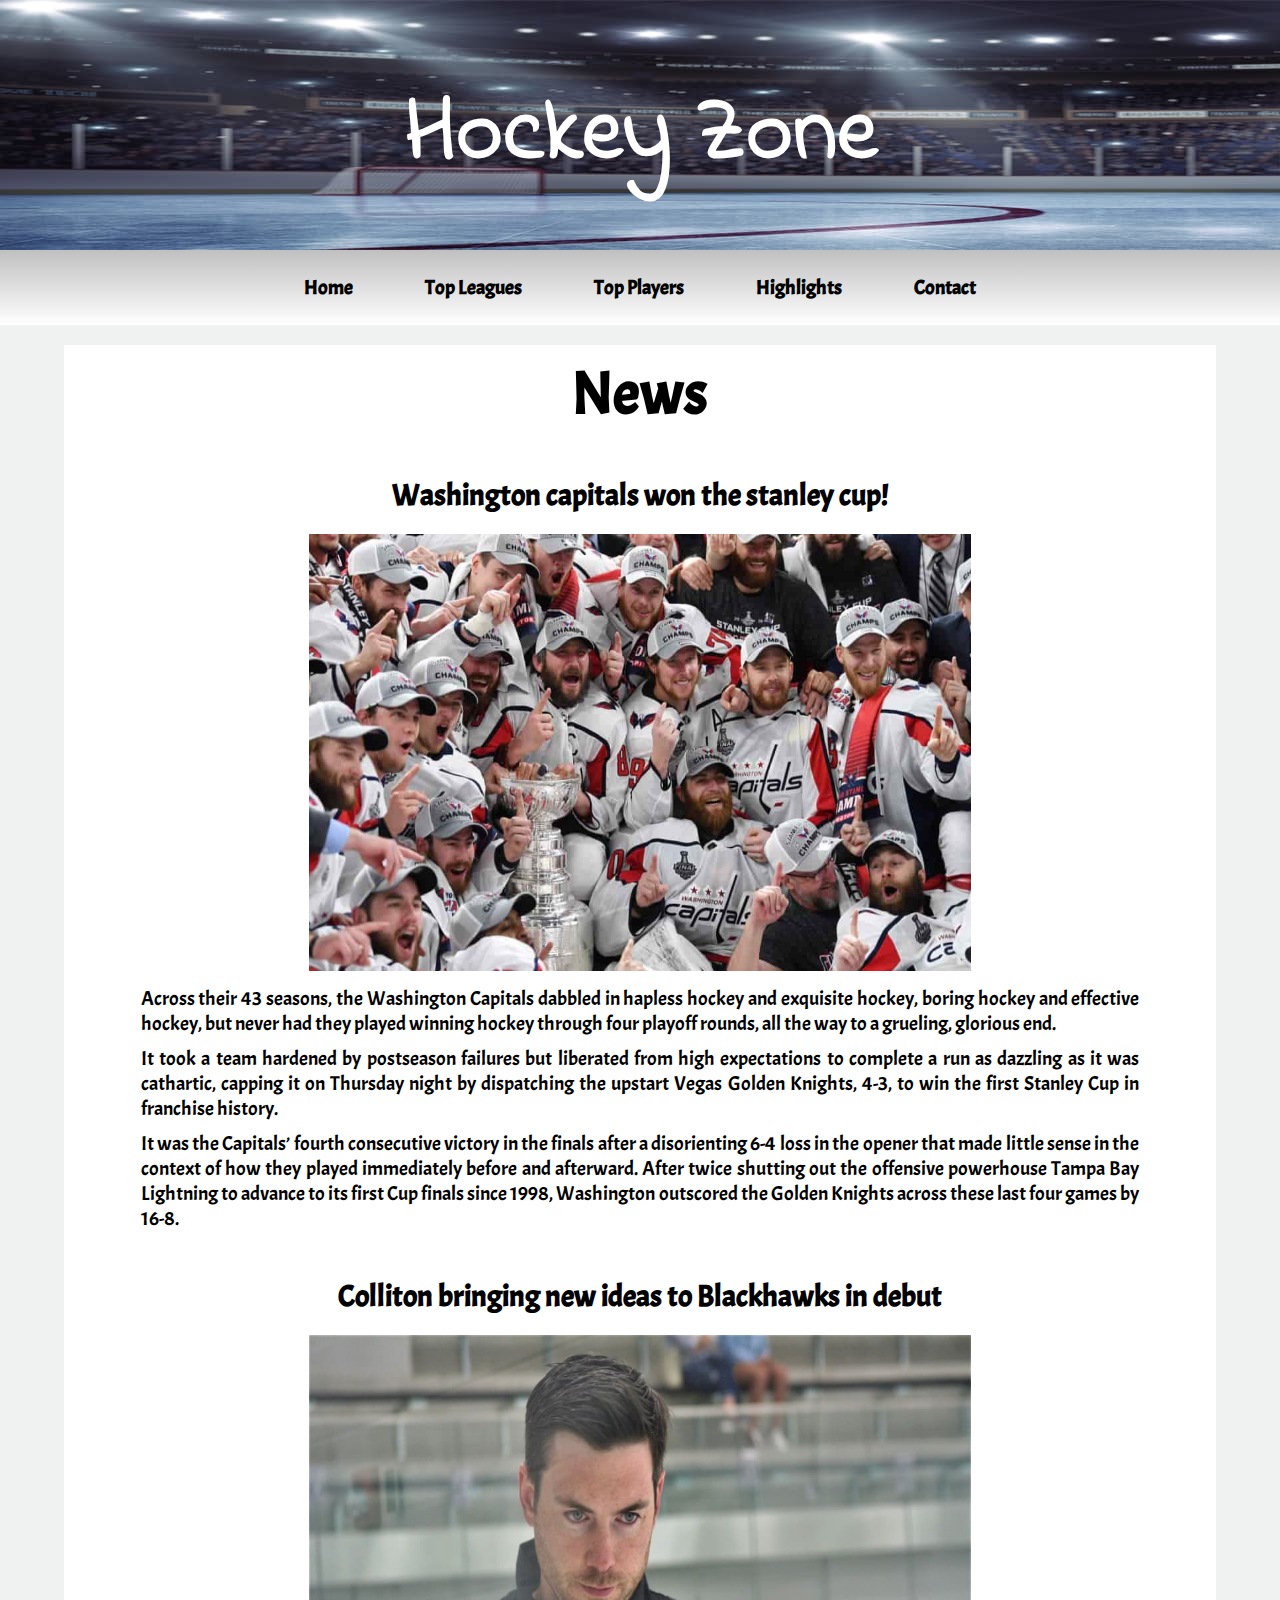
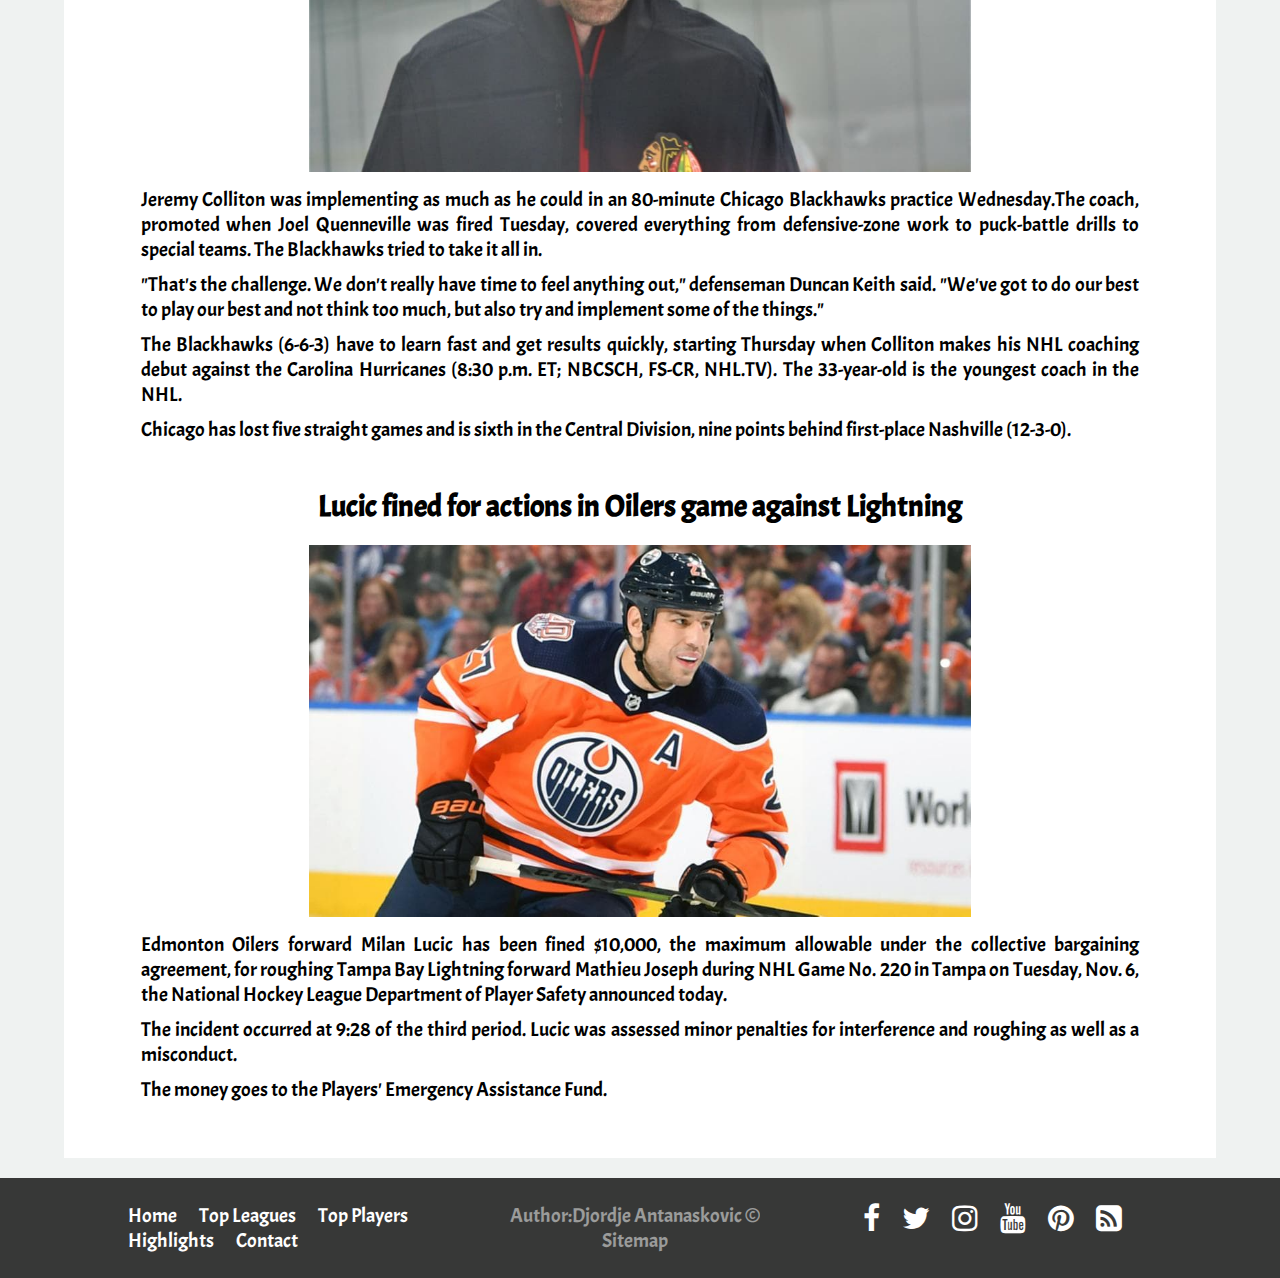
<file: vesti.html>
<!DOCTYPE html>
<html>
 <head>
  <title>News | Hockey Zone</title>
   <meta charset="utf-8"/>
   <link rel="stylesheet" href="https://cdnjs.cloudflare.com/ajax/libs/font-awesome/4.7.0/css/font-awesome.min.css" />
   <link href="https://fonts.googleapis.com/css?family=Acme" rel="stylesheet" /> 
   <link rel="shortcut icon" href="images/ikonica.ico" />
  <link href="css/style.css" rel="stylesheet" type="text/css" />
  <link href="css/resposnsive.css" rel="stylesheet" type="text/css" />
  <meta name="viewport" content="width=device-width, initial-scale=1.0">
  <meta name="keywords" content="hockey,NHL,KHL,news,scores,puck,ice," />
  <meta name="description" content="All about ice hockey.Read about history of hockey,get the latest news from all major leagues,buy tickets,watch scores and more..." />
 </head>
 <body>
  <div id="header">
    <div id="naslovna">
	 <h1><a href="index.html" title="Hockey zone">Hockey Zone</a></h1>
	</div>
	<div id="nav">
	 <ul>
	  <li><a href="index.html" title="Home page">Home</a></li>
      <li><a href="leagues.html" title="Best leagues">Top Leagues</a></li>
	  <li><a href="players.html" title="Best players">Top Players</a></li>
	  <li><a href="highlights.html" title="Matchs highlights">Highlights</a></li>
	  <li><a href="contact.html" title="Contact us">Contact</a></li>
	 </ul>
	</div>
  </div>
 <div id="sadrzaj">
	<div id="news">
			<h1>News</h1>
		<div class="vest">
			<h2><a name="1">Washington capitals won the stanley cup!</a></h2>
			<div class="slika">
				<img src="images/champions.jpg" alt="Champions" />
			</div>
			<p>Across their 43 seasons, the Washington Capitals dabbled in hapless hockey and exquisite hockey, boring hockey and effective hockey, but never had they played winning hockey through four playoff rounds, all the way to a grueling, glorious end.</p>
			<p>It took a team hardened by postseason failures but liberated from high expectations to complete a run as dazzling as it was cathartic, capping it on Thursday night by dispatching the upstart Vegas Golden Knights, 4-3, to win the first Stanley Cup in franchise history.</p>
			<p>It was the Capitals’ fourth consecutive victory in the finals after a disorienting 6-4 loss in the opener that made little sense in the context of how they played immediately before and afterward. After twice shutting out the offensive powerhouse Tampa Bay Lightning to advance to its first Cup finals since 1998, Washington outscored the Golden Knights across these last four games by 16-8.</p>
		</div>
		<div class="vest">
			<h2><a name="2">Colliton bringing new ideas to Blackhawks in debut</a></h2>
			<div class="slika">
				<img src="images/coach.jpg" alt="New coach" />
			</div>
			<p>Jeremy Colliton was implementing as much as he could in an 80-minute Chicago Blackhawks practice Wednesday.The coach, promoted when Joel Quenneville was fired Tuesday, covered everything from defensive-zone work to puck-battle drills to special teams. The Blackhawks tried to take it all in.</p>
			<p>"That's the challenge. We don't really have time to feel anything out," defenseman Duncan Keith said. "We've got to do our best to play our best and not think too much, but also try and implement some of the things."</p>
			<p>The Blackhawks (6-6-3) have to learn fast and get results quickly, starting Thursday when Colliton makes his NHL coaching debut against the Carolina Hurricanes (8:30 p.m. ET; NBCSCH, FS-CR, NHL.TV). The 33-year-old is the youngest coach in the NHL.</p>
			<p>Chicago has lost five straight games and is sixth in the Central Division, nine points behind first-place Nashville (12-3-0).</p>
		</div>
		<div class="vest">
			<h2><a name="3">Lucic fined for actions in Oilers game against Lightning</a></h2>
			<div class="slika">
				<img src="images/lucic.jpg" alt="Bad boy" />
			</div>
			<p>Edmonton Oilers forward Milan Lucic has been fined $10,000, the maximum allowable under the collective bargaining agreement, for roughing Tampa Bay Lightning forward Mathieu Joseph during NHL Game No. 220 in Tampa on Tuesday, Nov. 6, the National Hockey League Department of Player Safety announced today.</p>
			<p>The incident occurred at 9:28 of the third period. Lucic was assessed minor penalties for interference and roughing as well as a misconduct.</p>
			<p>The money goes to the Players' Emergency Assistance Fund.</p>
		</div>
	</div>	
</div>
  <div id="footer">
	<div id="footOkvir">
		<div class="navfoot">
		 <ul>
			<li><a href="index.html" >Home</a></li>
			<li><a href="leagues.html" title="Best leagues">Top Leagues</a></li>
			<li><a href="players.html" title="Best players">Top Players</a></li>
			<li><a href="highlights.html" title="Matchs highlights">Highlights</a></li>
			<li><a href="contact.html" title="Contact us">Contact</a></li>
		 </ul>
		</div>
		<div class="navfoot">
			<p>Author:Djordje Antanaskovic &copy;</p>
			<p><a href="sitemap.xml">Sitemap</a></p>
		</div>
		<div class="navfoot desno">
		 <ul>
			<li><a href="https://www.facebook.com/"><i class="fa fa-facebook"></i></a></li>
			<li><a href="https://twitter.com/"><i class="fa fa-twitter"></i></a></li>
			<li><a href="https://www.instagram.com/"><i class="fa fa-instagram"></i></a></li>
			<li><a href="https://www.youtube.com/"><i class="fa fa-youtube"></i></a></li>
			<li><a href="https://www.pinterest.com/"><i class="fa fa-pinterest"></i></a></li>
			<li><a href="rss.xml"><i class="fa fa-rss-square"></i></a></li>
		 </ul>
		</div>
		<div class="cistac"></div>
 </div>
 </div>
 </body>
</html>
</file>
<file: css/style.css>
@import url('https://fonts.googleapis.com/css?family=Indie+Flower');*{margin:0;padding:0;box-sizing:border-box}body{font-family:'Acme',sans-serif;background-color:#eff2f1}img{width:100%}ul{list-style-type:none}a{text-decoration:none}h1{text-align:center}#header{width:100%}#naslovna{background-image:url("../images/Pozadina12.jpg");height:250px;background-size:cover;width:100%}#naslovna a{color:#fff}#naslovna h1{padding-top:70px;font-size:90px;color:#fff;font-family:'Indie Flower',cursive;animation-name:fade;animation-duration:2s}@keyframes fade{from{opacity:0}to{opacity:1}}#nav{width:100%;background-color:#d2d2d2;background-image:linear-gradient(silver,white)}#nav ul{text-align:center}#nav ul li{display:inline-block;padding:25px 10px}#nav ul li a{font-size:20px;color:#000;font-weight:900;padding:25px}#nav ul li a:hover{background-color:#fff}#nav .active{background-color:#0ebeef}#sadrzaj{width:90%;margin:20px auto}#sadrzaj h2{text-align:center;font-size:30px}#levo{width:20%;float:left}.aside{background-color:#fff;margin:20px auto;width:100%;min-height:300px;border:2px solid silver;border-radius:5px;box-shadow:3px 3px 10px black;text-align:center}.aside h2{font-size:40px;margin-top:15px;text-transform:uppercase}.vesti{width:90%;margin:20px auto}.vesti h3{text-align:center}.vesti a{color:#000}.vesti a:hover{text-decoration:underline;color:#0ebeef}#naslovVesti{text-align:center;margin-bottom:10px;font-size:25px}#tekst{width:75%;padding:20px 0;float:right;margin:0 auto;background-color:#fff;border-radius:5px;box-shadow:5px 5px 15px black}#tekst h1{font-size:70px}#tekst p{font-size:20px;padding:20px;text-align:justify}.slika{width:65%;margin:10px auto}#tekst h2{font-size:40px;margin:20px;text-align:justify}form{text-align:center;margin-top:20px;font-size:18px}#team{width:80%;border-radius:10px 5px;border:3px solid silver}#date{width:80%;margin-bottom:10px;border-radius:10px 5px;border:3px solid silver}#team:focus,#date:focus{border:3px solid #0ebeef}.cistac{clear:both}#footer{background-color:#373837;width:100%;padding:15px 0}#footOkvir{width:80%;margin:0 auto}.navfoot{float:left;width:33%;padding:10px 0}.navfoot ul li{display:inline-block;margin-right:20px}.navfoot ul li a{color:#fff;font-size:20px}.navfoot ul li a:hover{text-decoration:underline;color:#0ebeef}.navfoot p{text-align:center;font-size:20px;color:#fff;opacity:.5}.navfoot a{color:#fff}.desno{text-align:right}.fa{font-size:30px}.fa:hover{color:#0ebeef}.rezultat{padding:10px}.bold{font-weight:bolder}.oIgracu{text-align:center;padding:20px;width:45%;float:left;margin-left:20px;margin-bottom:20px}.oIgracu h2{margin-top:20px}.oIgracu img{border-radius:20px 15px}.oIgracu p{margin-top:20px;text-align:justify}.desni{float:right;margin-right:20px;margin-left:0}#igraci{background-color:#fff}#topPlayers{background-color:#fff;text-align:center;font-size:30px}#search{width:90%;padding:10px;font-size:18px;text-align:center;border-radius:4px;border:3px solid silver}#leagues{width:100%;background-color:#fff;padding:10px;box-shadow:7px 7px 15px black}#leagues h1{margin-bottom:40px;font-size:60px}.league{background-color:#fff;margin-bottom:20px;padding:20px;text-align:center;border:2px solid silver;border-radius:15px}.ligatekst{width:45%;float:left;margin-top:30px;text-align:justify;line-height:25px}.ligatekst p{margin-top:20px}.ligaslika{width:50%;margin:20px auto;margin-bottom:0;float:right}#oAutoru{width:30%;text-align:center;border:2px solid silver;padding:20px;font-size:20px;float:left;position:relative;top:130px;border-radius:10px 30px;left:100px}#kontakt{float:right;width:40%;margin:40px;padding:10px}#oAutoru img{width:200px}fieldset{border:2px solid #a9a9aa;padding:10px;border-radius:10px 30px}legend{font-size:25px}#fname,#sname,#email{border-radius:10px 5px;border:3px solid silver;width:50%;margin-bottom:15px;padding:10px}label{margin:20px}textarea{font-family:'Acme',sans-serif;margin-top:20px;padding:20px;border:3px solid silver;border-radius:10px 5px}.dugme{margin-top:20px;padding:10px;width:40%;border-radius:10px;font-size:22px;font-family:'Acme',sans-serif;background-color:#d1d1d1}.dugme:hover{background-color:#0ebeef}.dugme:active{margin-top:30px}.highlights{display:flex;flex-flow:row wrap;justify-content:space-around;width:90%;padding:10px;margin:10px auto}.high{width:30%;margin:10px;position:relative}.high img{border-radius:10px}#video{margin:10px auto;width:80%;height:800px}iframe{width:100%;height:800px}.folija{position:absolute;top:0;left:0;right:0;bottom:0;background-color:rgba(25,25,25,.5);height:100%;overflow:hidden;width:0;border-radius:10px;transition:.5s}.folija a{font-size:30px;white-space:nowrap;color:#fff;position:absolute;top:50%;left:40%;transform:translate(-30%,-50%)}.high:hover .folija{width:100%}.vazno{color:#0ebeef;font-style:italic}#news{background-color:#fff;padding:10px}#news h1{font-size:60px}.vest{width:90%;margin:4% auto}.vest h2{text-align:center;font-size:40px;margin-bottom:20px}.vest p{text-align:justify;font-size:20px;margin:10px}
</file>
<file: css/resposnsive.css>
@media screen and (max-width:1200px){#naslovna h1{padding-top:45px}#levo{width:100%;float:none}#tekst{width:100%;float:none}#sadrzaj{width:100%}#footOkvir{width:100%;margin:0}#nav ul li{display:block}.navfoot ul li{display:block}.desno ul li{display:inline-block}.navfoot{width:100%;float:none;text-align:center}.desno ul{text-align:center}.desno ul li{margin-right:10px}.rezultat{padding:0}.ligatekst{width:100%;float:none}.ligaslika{float:none;width:100%}.oIgracu{width:100%;float:none;padding:10px;margin:0}.high{width:45%;margin:10px 10px}.folija a{font-size:20px}#video{width:90%}.dugme{width:60%}#oAutoru{width:100%;float:none;position:static}#kontakt{width:100%;float:none;margin:0}#fname,#sname,#email{width:60%}textarea{width:100%}}@media screen and (max-width:500px){#naslovna h1{font-size:40px;padding-top:45px}#levo{width:100%;float:none}#tekst{width:100%;float:none}#sadrzaj{width:100%}#footOkvir{width:100%}#nav ul li{display:block}.navfoot ul li{display:block}.desno ul li{display:inline-block}.navfoot{width:100%;float:none}.desno{float:none}.desno ul{text-align:center}.rezultat{padding:10px}.ligatekst,.ligaslika{width:100%;float:none}.oIgracu{width:100%;float:none;padding:10px;margin:0}.high{width:100%;margin:10px 0}.folija a{font-size:20px}#oAutoru{width:100%;float:none}#kontakt{width:100%;float:none;margin:0}#fname,#sname,#email{width:60%}textarea{width:100%}}
</file>
